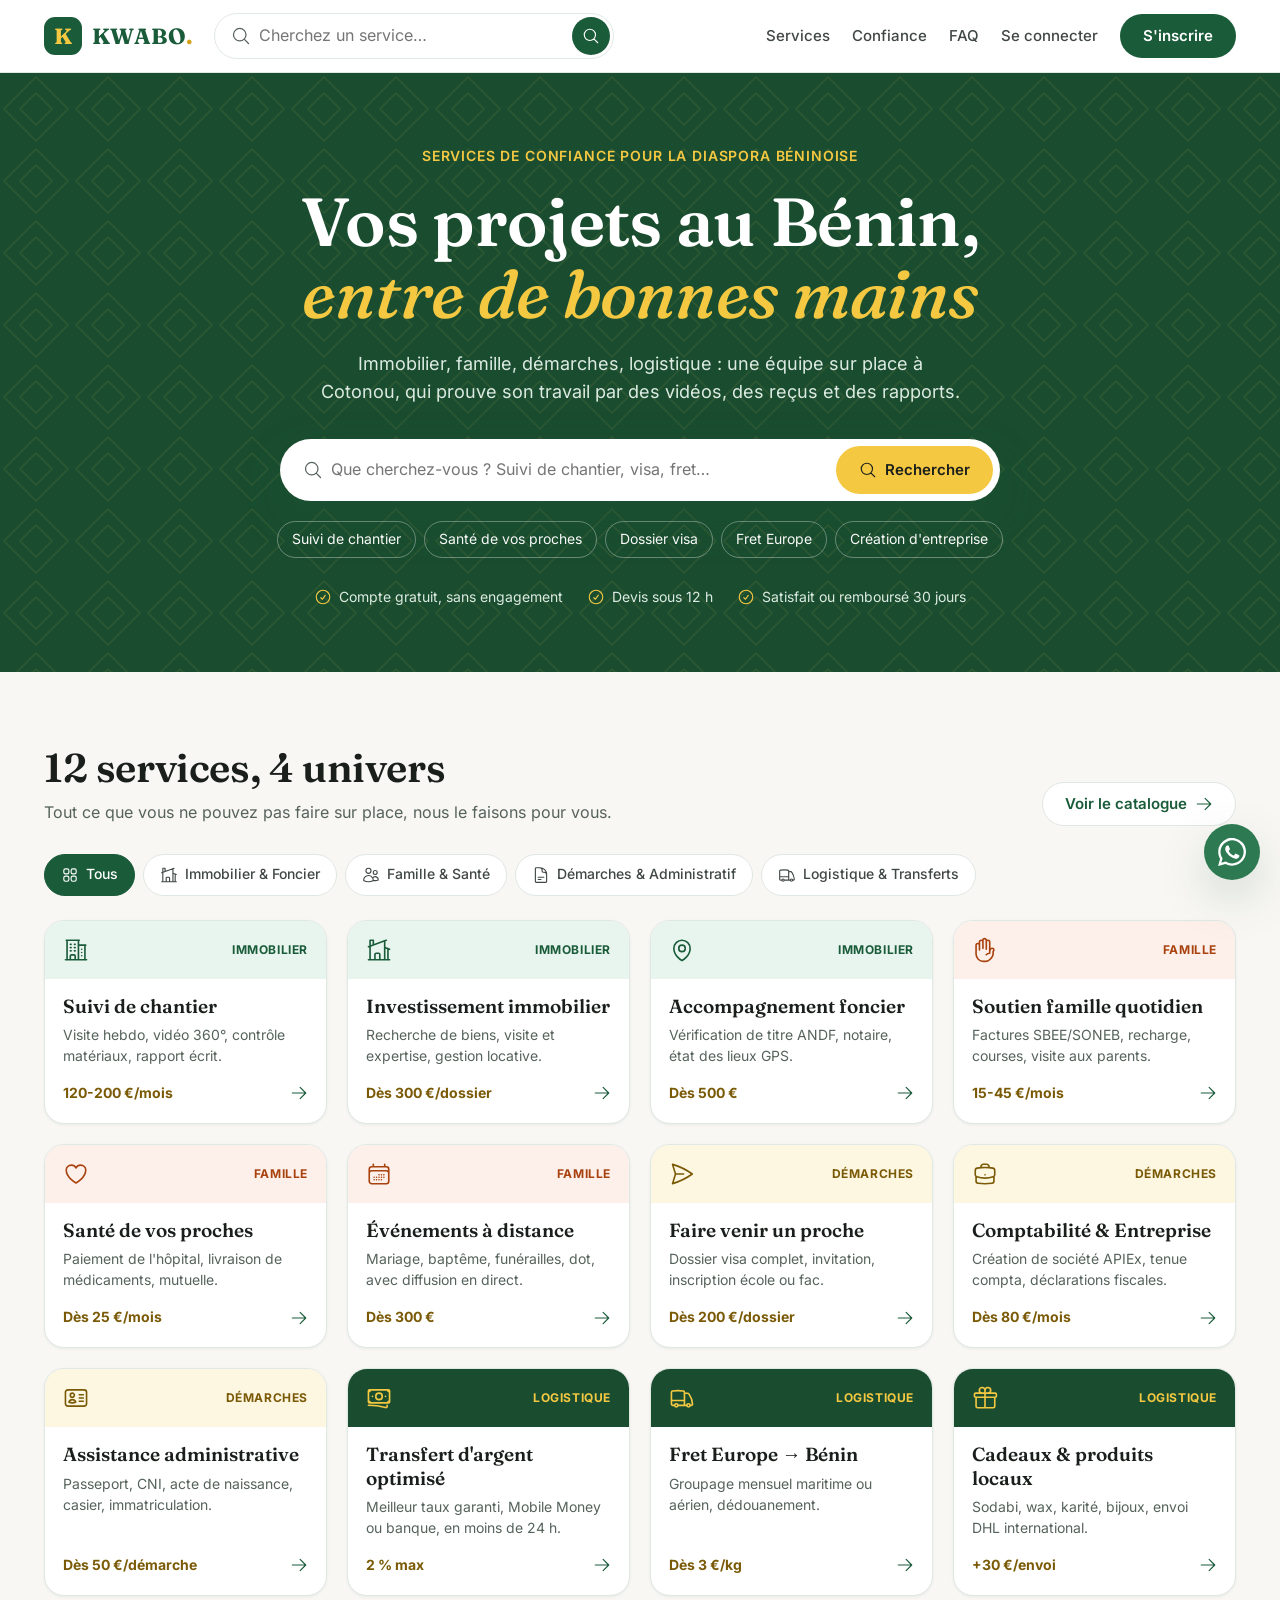
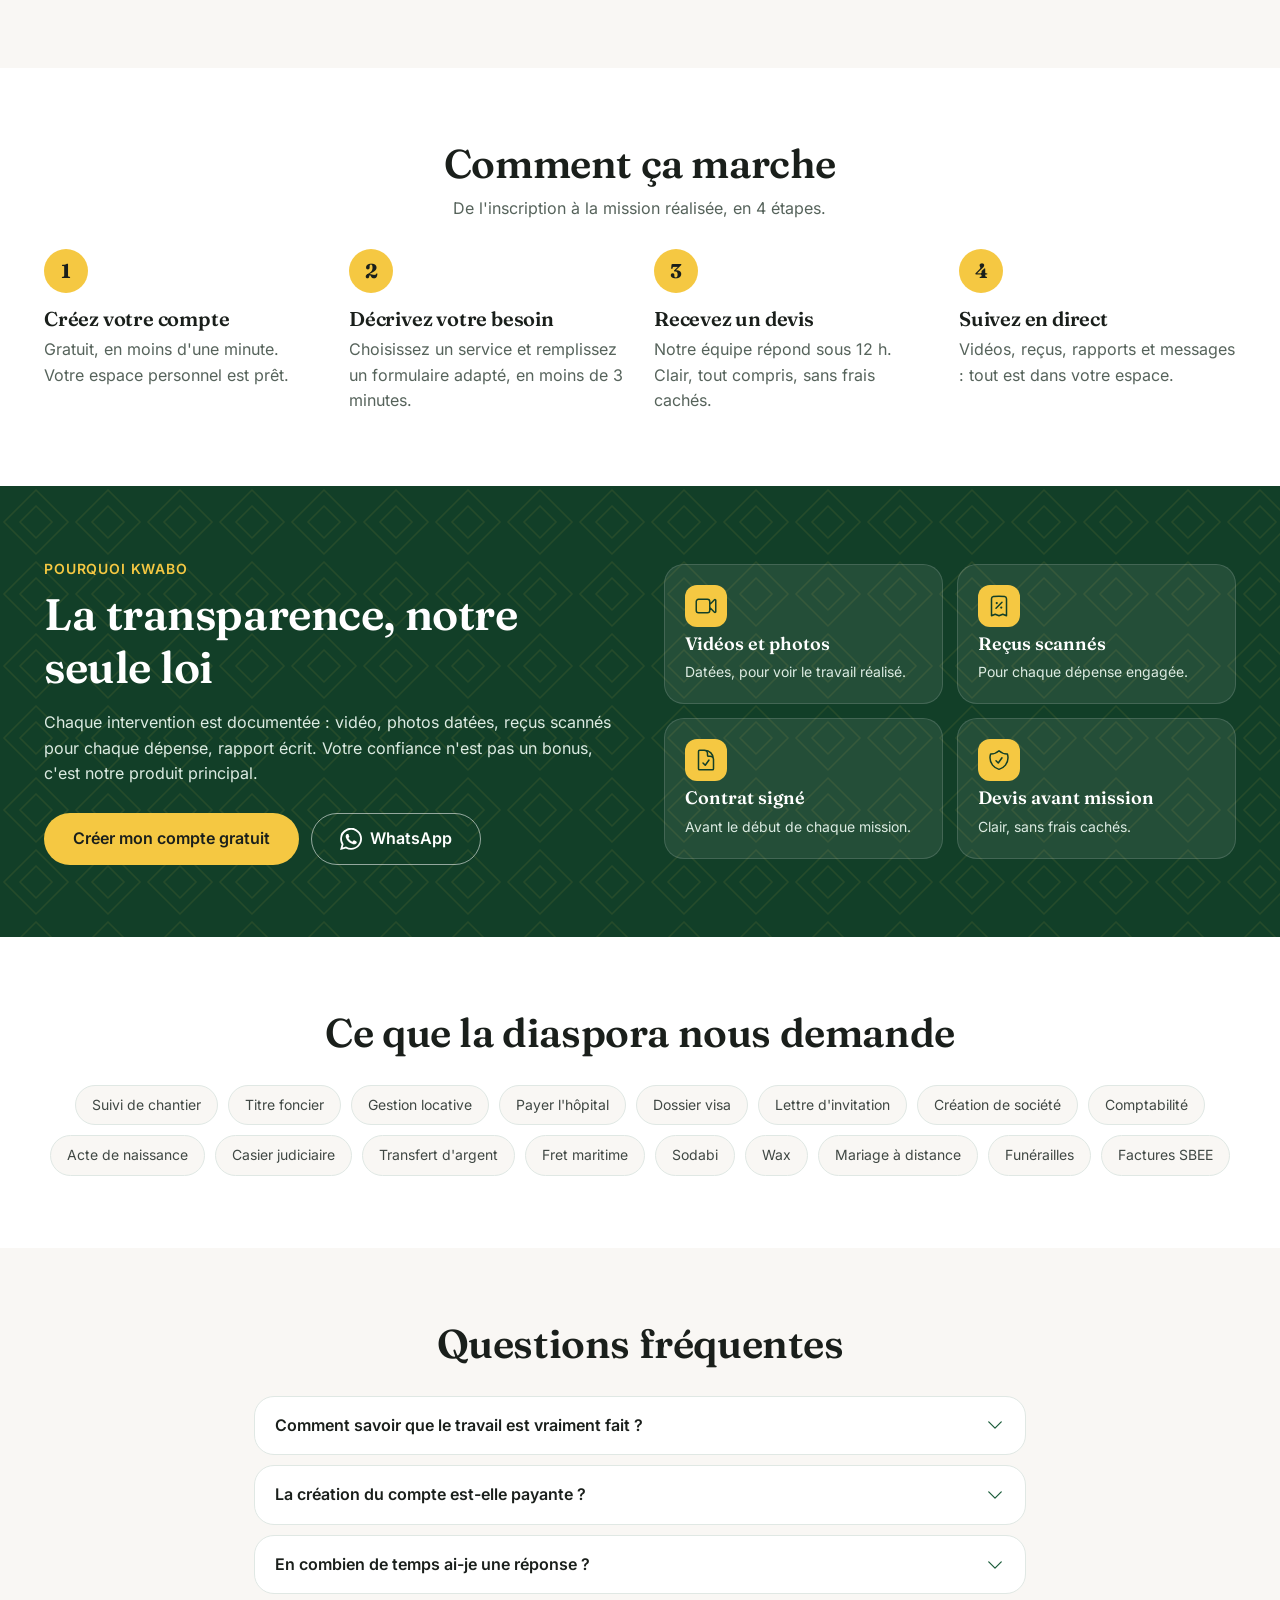
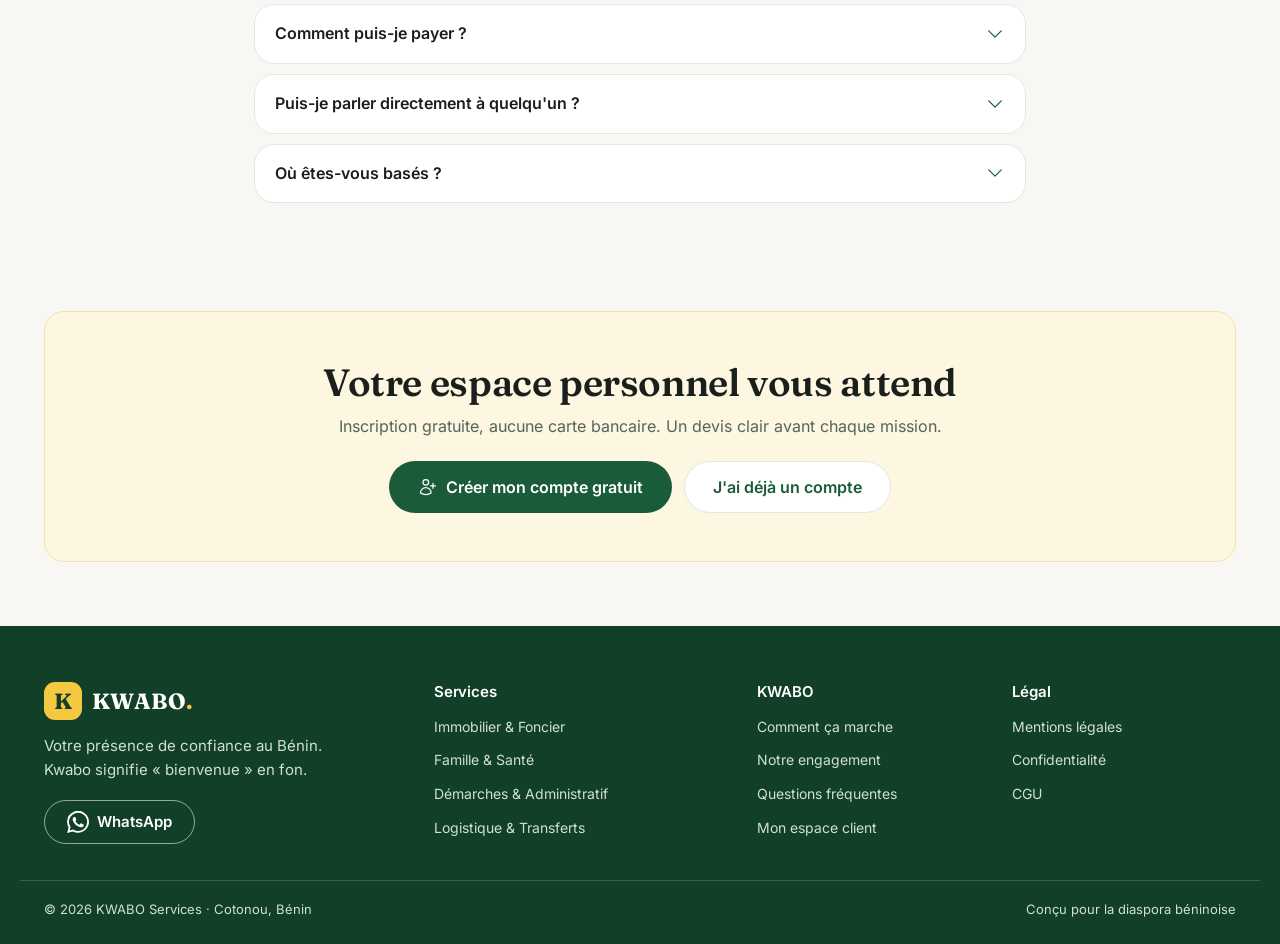
<file: index.html>
<!doctype html>
<html lang="fr">
<head>
    <meta charset="utf-8">
    <meta name="viewport" content="width=device-width, initial-scale=1">
    <title>KWABO · Services de confiance pour la diaspora béninoise</title>
    <meta name="description" content="Suivi de chantier, famille, démarches, fret : votre présence de confiance au Bénin, avec vidéos, reçus et rapports à l'appui.">
    <meta name="theme-color" content="#1A5C3A">
    <link rel="icon" href="assets/favicon.svg" type="image/svg+xml">
    <link rel="stylesheet" href="css/style.css">
</head>
<body>
    <a class="skip-link" href="#main">Aller au contenu</a>
    <div id="root"></div>

    <dialog id="dialog" aria-labelledby="dialog-heading">
        <button class="dialog-close" type="button" data-action="closeDialog" aria-label="Fermer"></button>
        <div id="dialog-body"></div>
    </dialog>
    <div id="toast" class="toast" role="status" aria-live="polite" hidden></div>

    <script src="js/icons.js"></script>
    <script src="js/data.js"></script>
    <script src="js/store.js"></script>
    <script src="js/ui.js"></script>
    <script src="js/site.js"></script>
    <script src="js/client.js"></script>
    <script src="js/admin.js"></script>
    <script src="js/app.js"></script>
</body>
</html>
</file>
<file: css/style.css>
/* KWABO : charte du cahier des charges. Vert #1A5C3A, or #D4A017, terracotta #C9561E, crème #F9F7F4. */
@font-face { font-family: 'Fraunces'; src: url('../assets/fonts/fraunces-latin-wght-normal.woff2') format('woff2'); font-weight: 100 900; font-style: normal; font-display: swap; }
@font-face { font-family: 'Fraunces'; src: url('../assets/fonts/fraunces-latin-wght-italic.woff2') format('woff2'); font-weight: 100 900; font-style: italic; font-display: swap; }
@font-face { font-family: 'Inter'; src: url('../assets/fonts/inter-latin-wght-normal.woff2') format('woff2'); font-weight: 100 900; font-style: normal; font-display: swap; }

:root {
    --green: #1a5c3a; --green-dark: #123f28; --green-hero: #1a4d30; --green-mid: #2d7a52; --green-pale: #e8f5ee;
    --gold: #d4a017; --gold-light: #f5c842; --gold-pale: #fdf6e0; --gold-text: #7a5a06;
    --terracotta: #c9561e; --terracotta-text: #a8420f; --terracotta-pale: #fdf0ea;
    --cream: #f9f7f4; --white: #fff; --text: #1a1f1b; --text-mid: #404844; --muted: #56635b; --border: #e0e8e4; --neutral-pale: #eef1ef;
    --r: 12px; --r-card: 20px; --r-pill: 100px;
    --shadow-sm: 0 1px 3px rgba(26, 92, 58, .08); --shadow: 0 8px 24px rgba(26, 92, 58, .10); --shadow-lg: 0 18px 48px rgba(26, 92, 58, .18);
    --display: 'Fraunces', Georgia, serif; --body: 'Inter', system-ui, sans-serif;
    --pattern: url("data:image/svg+xml,%3Csvg xmlns='http://www.w3.org/2000/svg' width='72' height='72' viewBox='0 0 72 72'%3E%3Cg fill='none' stroke='%23f5c842' stroke-opacity='.09' stroke-width='1.5'%3E%3Cpath d='M36 4 68 36 36 68 4 36Z'/%3E%3Cpath d='M36 20 52 36 36 52 20 36Z'/%3E%3C/g%3E%3C/svg%3E");
}

*, *::before, *::after { box-sizing: border-box; }
html { scroll-padding-top: 88px; -webkit-text-size-adjust: 100%; }
body { margin: 0; background: var(--cream); color: var(--text); font: 400 16px/1.6 var(--body); }
h1, h2, h3 { font-family: var(--display); line-height: 1.2; margin: 0; color: var(--text); font-weight: 600; letter-spacing: -.01em; }
p { margin: 0; }
ul, ol { margin: 0; padding: 0; list-style: none; }
a { color: var(--green); }
img, svg { display: block; }
small { font-size: 13px; }
button, input, select, textarea { font: inherit; color: inherit; }
button { cursor: pointer; }
[hidden] { display: none !important; }
main:focus { outline: none; }
:focus-visible { outline: 3px solid var(--terracotta); outline-offset: 2px; }
.icon { flex: none; }
.muted { color: var(--muted); }
.small { font-size: 14px; }
.spacer { height: 32px; }
.sr-only { position: absolute; width: 1px; height: 1px; padding: 0; margin: -1px; overflow: hidden; clip: rect(0, 0, 0, 0); white-space: nowrap; border: 0; }
.print-only { display: none; }
.skip-link { position: fixed; left: 16px; top: -60px; z-index: 100; background: var(--green); color: #fff; padding: 10px 18px; border-radius: var(--r); }
.skip-link:focus { top: 12px; }
.container { width: min(1240px, 100%); margin-inline: auto; padding-inline: 24px; }
.container-narrow { width: min(820px, 100%); }
.stack { display: grid; gap: 20px; align-content: start; min-width: 0; }

/* Boutons */
.btn { display: inline-flex; align-items: center; justify-content: center; gap: 8px; min-height: 44px; padding: 10px 22px; border: 1.5px solid transparent; border-radius: var(--r-pill); font-weight: 600; font-size: 15px; line-height: 1.2; text-decoration: none; background: none; color: var(--text); transition: background-color .15s, border-color .15s, color .15s, box-shadow .15s; white-space: nowrap; }
.btn:disabled { opacity: .5; cursor: not-allowed; }
.btn-primary { background: var(--green); color: #fff; }
.btn-primary:hover { background: var(--green-dark); }
.btn-gold { background: var(--gold-light); color: var(--text); }
.btn-gold:hover { background: var(--gold); }
.btn-ghost { background: #fff; border-color: var(--border); color: var(--green); }
.btn-ghost:hover:not(:disabled) { border-color: var(--green); background: var(--green-pale); }
.btn-danger { background: var(--terracotta-text); color: #fff; }
.btn-danger:hover { background: #8a3509; }
.btn-danger-ghost { background: #fff; border-color: #eccdbd; color: var(--terracotta-text); }
.btn-danger-ghost:hover { background: var(--terracotta-pale); border-color: var(--terracotta); }
.btn-outline-light { border-color: rgba(255, 255, 255, .55); color: #fff; }
.btn-outline-light:hover { background: rgba(255, 255, 255, .12); border-color: #fff; }
.btn-lg { min-height: 52px; padding: 14px 28px; font-size: 16px; }
.btn-sm { min-height: 38px; padding: 7px 16px; font-size: 14px; }
.btn-block { width: 100%; }
.btn-icon { width: 44px; min-width: 44px; padding: 0; }
.btn-row { display: flex; flex-wrap: wrap; gap: 12px; }
.btn-row-center { justify-content: center; }
.link-btn { display: inline-flex; align-items: center; gap: 6px; background: none; border: 0; padding: 8px 0; color: var(--green); text-decoration: underline; font-size: 14px; }
.icon-btn { position: relative; display: inline-grid; place-items: center; width: 44px; height: 44px; flex: none; border: 0; border-radius: var(--r); background: none; color: var(--text-mid); cursor: pointer; }
.icon-btn:hover { background: var(--green-pale); color: var(--green); }

/* Logo, avatars, pastilles */
.logo { display: inline-flex; align-items: center; gap: 10px; text-decoration: none; color: var(--green); }
.logo-mark { display: grid; place-items: center; width: 38px; height: 38px; border-radius: 11px; background: var(--green); color: var(--gold-light); font: 700 22px/1 var(--display); }
.logo-text { font: 700 22px/1 var(--display); letter-spacing: .02em; }
.logo-dot { color: var(--gold); }
.logo-light { color: #fff; }
.logo-light .logo-mark { background: var(--gold-light); color: var(--green-dark); }
.logo-light .logo-dot { color: var(--gold-light); }
.avatar { display: grid; place-items: center; width: 42px; height: 42px; flex: none; border-radius: 50%; background: var(--gold-pale); color: var(--gold-text); font-weight: 700; font-size: 15px; }
.avatar-sm { width: 34px; height: 34px; font-size: 13px; }
.badge { display: inline-flex; align-items: center; gap: 5px; padding: 4px 10px; border-radius: var(--r-pill); font-size: 13px; font-weight: 600; line-height: 1.3; white-space: nowrap; }
.badge-gold { background: var(--gold-pale); color: var(--gold-text); }
.badge-green { background: var(--green-pale); color: var(--green); }
.badge-neutral { background: var(--neutral-pale); color: var(--text-mid); }
.badge-red { background: var(--terracotta-pale); color: var(--terracotta-text); }
.tile { display: inline-grid; place-items: center; width: 44px; height: 44px; flex: none; border-radius: var(--r); background: var(--green-pale); color: var(--green); }
.tile-sm { width: 36px; height: 36px; border-radius: 10px; }
.tile-lg { width: 64px; height: 64px; border-radius: 18px; }
.tile-success { background: var(--green-pale); color: var(--green); }
.count { display: inline-grid; place-items: center; min-width: 22px; height: 22px; padding: 0 6px; border-radius: var(--r-pill); background: var(--gold-light); color: var(--text); font-size: 12px; font-weight: 700; margin-left: auto; }
.count-gold { margin-left: 0; }
.dot-count { position: absolute; top: 4px; right: 4px; display: grid; place-items: center; min-width: 18px; height: 18px; padding: 0 4px; border-radius: var(--r-pill); background: var(--terracotta-text); color: #fff; font-size: 11px; font-weight: 700; }

/* Univers : une couleur de la charte par univers */
.cat-immobilier { background: var(--green-pale); color: var(--green); }
.cat-famille { background: var(--terracotta-pale); color: var(--terracotta-text); }
.cat-demarches { background: var(--gold-pale); color: var(--gold-text); }
.cat-logistique { background: var(--green-hero); color: var(--gold-light); }

/* Formulaires */
.field { display: grid; gap: 6px; margin-bottom: 16px; min-width: 0; align-content: start; }
.field label { font-weight: 600; font-size: 14px; }
.optional { color: var(--muted); font-weight: 400; }
input:not([type="checkbox"], [type="radio"], [type="file"]), select, textarea { width: 100%; min-height: 46px; padding: 10px 14px; border: 1.5px solid #c9d4ce; border-radius: var(--r); background: #fff; }
input[readonly] { background: var(--neutral-pale); color: var(--text-mid); }
textarea { resize: vertical; line-height: 1.5; }
input[type="file"] { width: 100%; padding: 8px; border: 1.5px dashed #c9d4ce; border-radius: var(--r); background: #fff; font-size: 14px; }
input:focus-visible, select:focus-visible, textarea:focus-visible { outline: 2px solid var(--green); outline-offset: 0; border-color: var(--green); }
[aria-invalid="true"] { border-color: var(--terracotta-text) !important; }
.hint { color: var(--muted); font-size: 13px; }
.error { color: var(--terracotta-text); font-size: 13px; font-weight: 600; }
.form-error { background: var(--terracotta-pale); color: var(--terracotta-text); font-weight: 600; font-size: 14px; padding: 10px 14px; border-radius: var(--r); margin-bottom: 16px; }
.form-grid { display: grid; grid-template-columns: 1fr 1fr; gap: 0 16px; }
.form-grid-phone { grid-template-columns: 112px 1fr; }
.form-grid-auto { grid-template-columns: repeat(auto-fit, minmax(240px, 1fr)); }
.form-section { margin: 12px 0 16px; padding-top: 20px; border-top: 1px solid var(--border); }
.form-card h2 { margin-bottom: 16px; }
.form-actions { display: flex; flex-wrap: wrap; justify-content: space-between; gap: 12px; margin-top: 8px; }
.form-row-between { display: flex; flex-wrap: wrap; justify-content: space-between; align-items: center; gap: 8px; margin-bottom: 18px; font-size: 14px; }
.check { display: inline-flex; align-items: center; gap: 8px; font-size: 14px; cursor: pointer; }
.check-top { align-items: flex-start; margin-bottom: 8px; }
.check input { width: 18px; height: 18px; flex: none; accent-color: var(--green); margin: 2px 0 0; }
#f-terms-error { margin-bottom: 12px; }
.input-with-button { position: relative; display: block; }
.input-with-button input { padding-right: 50px; }
.eye { position: absolute; top: 1px; right: 1px; display: grid; place-items: center; width: 44px; height: 44px; border: 0; background: none; color: var(--muted); border-radius: var(--r); }
.eye:hover { color: var(--green); }
.select-inline { width: auto; min-width: 180px; }

/* Recherche */
.search { position: relative; display: flex; align-items: center; gap: 8px; background: #fff; border: 1.5px solid var(--border); border-radius: var(--r-pill); padding: 3px 3px 3px 16px; }
.search > .icon { color: var(--muted); }
.search input { border: 0 !important; min-height: 38px !important; padding: 0 !important; background: none; min-width: 0; flex: 1; }
.search input:focus-visible { outline: none; }
.search:focus-within { border-color: var(--green); box-shadow: 0 0 0 2px var(--green); }
.search .btn-icon { width: 38px; min-width: 38px; min-height: 38px; }
.search-lg { padding: 6px 6px 6px 22px; box-shadow: var(--shadow-lg); border-color: transparent; }
.search-lg input { min-height: 48px !important; font-size: 16px; color: var(--text); }
.search-lg .btn { min-height: 48px; }
.search-results { position: absolute; z-index: 30; top: calc(100% + 8px); left: 0; right: 0; background: #fff; border-radius: var(--r-card); box-shadow: var(--shadow-lg); padding: 8px; text-align: left; border: 1px solid var(--border); }
.search-result { display: flex; align-items: center; gap: 12px; padding: 9px 10px; border-radius: var(--r); text-decoration: none; color: var(--text); }
.search-result:hover, .search-result:focus-visible { background: var(--green-pale); }
.search-result strong { display: block; font-size: 15px; line-height: 1.3; }
.search-result small { color: var(--muted); }
.search-empty { padding: 12px; color: var(--text-mid); font-size: 14px; }
.search-field { position: relative; flex: 1; min-width: min(280px, 100%); }
.search-field > .icon { position: absolute; left: 14px; top: 14px; color: var(--muted); pointer-events: none; }
.search-field input { padding-left: 40px !important; }

/* En-tête du site */
.site-header { position: sticky; top: 0; z-index: 40; background: rgba(255, 255, 255, .97); border-bottom: 1px solid var(--border); }
.site-header-inner { display: flex; align-items: center; gap: 20px; height: 72px; }
.site-header-search { flex: 1; max-width: 400px; }
.site-nav { display: flex; align-items: center; gap: 22px; margin-left: auto; }
.site-nav > a:not(.btn, .user-pill) { color: var(--text-mid); text-decoration: none; font-weight: 500; font-size: 15px; white-space: nowrap; }
.site-nav > a:not(.btn, .user-pill):hover { color: var(--green); }
.user-pill { display: inline-flex; align-items: center; gap: 8px; text-decoration: none; font-weight: 600; font-size: 15px; white-space: nowrap; }
.menu-toggle { display: none; margin-left: auto; width: 44px; height: 44px; border: 0; background: none; place-items: center; color: var(--green); }

/* Accueil */
.hero { background: var(--green-hero) var(--pattern); color: #fff; }
.hero-inner { display: flex; flex-direction: column; align-items: center; text-align: center; padding-block: 72px 64px; }
.hero-eyebrow { color: var(--gold-light); font-weight: 600; font-size: 14px; letter-spacing: .06em; text-transform: uppercase; margin-bottom: 18px; }
.hero h1 { color: #fff; font-size: clamp(38px, 6vw, 68px); line-height: 1.06; font-weight: 600; }
.hero h1 em { color: var(--gold-light); font-weight: 500; }
.hero-sub { max-width: 640px; margin-top: 20px; font-size: 18px; color: #dcebe2; }
.hero .search-lg { width: min(720px, 100%); margin-top: 32px; }
.hero-tags { display: flex; flex-wrap: wrap; justify-content: center; gap: 8px; margin-top: 20px; }
.hero-tags a { padding: 6px 14px; border: 1px solid rgba(255, 255, 255, .35); border-radius: var(--r-pill); color: #fff; text-decoration: none; font-size: 14px; }
.hero-tags a:hover { background: rgba(255, 255, 255, .14); }
.hero-checks { display: flex; flex-wrap: wrap; justify-content: center; gap: 8px 24px; margin-top: 28px; font-size: 14px; color: #dcebe2; }
.hero-checks li { display: inline-flex; align-items: center; gap: 7px; }
.hero-checks .icon { color: var(--gold-light); }
.section { padding-block: 72px; }
.section-tight { padding-block: 36px 64px; }
.section-white { background: #fff; }
.section-head { display: flex; flex-wrap: wrap; justify-content: space-between; align-items: end; gap: 16px; margin-bottom: 28px; }
.section-head-center { justify-content: center; text-align: center; }
.section-head h2 { font-size: clamp(28px, 4vw, 40px); }
.section-head p { margin-top: 8px; }
.chips { display: flex; flex-wrap: wrap; gap: 8px; margin-bottom: 24px; }
.chip { display: inline-flex; align-items: center; gap: 7px; min-height: 42px; padding: 8px 16px; border: 1.5px solid var(--border); border-radius: var(--r-pill); background: #fff; color: var(--text-mid); font-weight: 500; font-size: 14px; }
.chip:hover { border-color: var(--green); color: var(--green); }
.chip[aria-pressed="true"] { background: var(--green); border-color: var(--green); color: #fff; }
.chip-count { font-size: 12px; opacity: .8; }
.service-grid { display: grid; grid-template-columns: repeat(auto-fill, minmax(270px, 1fr)); gap: 20px; }
.service-card { display: flex; flex-direction: column; background: #fff; border-radius: var(--r-card); box-shadow: var(--shadow-sm); border: 1px solid var(--border); text-decoration: none; color: var(--text); overflow: hidden; transition: transform .15s, box-shadow .15s; }
.service-card:hover { transform: translateY(-3px); box-shadow: var(--shadow); }
.service-card-top { display: flex; align-items: center; justify-content: space-between; padding: 16px 18px; }
.service-card-cat { font-size: 12px; font-weight: 700; letter-spacing: .05em; text-transform: uppercase; }
.service-card-body { display: flex; flex-direction: column; gap: 6px; padding: 16px 18px 18px; flex: 1; }
.service-card-body strong { font: 600 19px/1.25 var(--display); }
.service-card-body .muted { font-size: 14px; line-height: 1.5; flex: 1; }
.service-card-foot { display: flex; align-items: center; justify-content: space-between; margin-top: 10px; color: var(--green); }
.price { color: var(--gold-text); font-weight: 700; font-size: 14px; }
.steps { display: grid; grid-template-columns: repeat(4, 1fr); gap: 28px; counter-reset: none; }
.steps li { position: relative; }
.steps h3 { margin: 14px 0 6px; font-size: 20px; }
.step-num { display: grid; place-items: center; width: 44px; height: 44px; border-radius: 50%; background: var(--gold-light); color: var(--text); font: 700 20px/1 var(--display); }
.trust-section { background: var(--green-dark) var(--pattern); color: #dcebe2; }
.trust-grid { display: grid; grid-template-columns: 1fr 1fr; gap: 48px; align-items: center; }
.trust-section h2 { color: #fff; font-size: clamp(30px, 4vw, 44px); margin: 8px 0 16px; }
.eyebrow-gold { color: var(--gold-light); font-weight: 600; font-size: 14px; letter-spacing: .06em; text-transform: uppercase; }
.trust-section .btn-row { margin-top: 26px; }
.trust-cards { display: grid; grid-template-columns: 1fr 1fr; gap: 14px; }
.trust-cards li { display: grid; gap: 6px; padding: 20px; background: rgba(255, 255, 255, .08); border: 1px solid rgba(255, 255, 255, .14); border-radius: var(--r-card); }
.trust-cards strong { color: #fff; font: 600 18px/1.25 var(--display); }
.trust-cards li > span:last-child { font-size: 14px; }
.trust-card-icon { display: inline-grid; place-items: center; width: 42px; height: 42px; flex: none; border-radius: var(--r); background: var(--gold-light); color: var(--green-dark); }
.trust-strip { display: grid; grid-template-columns: repeat(auto-fit, minmax(220px, 1fr)); gap: 14px; }
.trust-strip li { display: flex; gap: 12px; align-items: center; padding: 14px; background: #fff; border: 1px solid var(--border); border-radius: var(--r-card); }
.trust-strip strong, .trust-strip small { display: block; }
.trust-strip strong { font-size: 14px; line-height: 1.3; }
.trust-strip small { color: var(--muted); line-height: 1.35; }
.tag-cloud { display: flex; flex-wrap: wrap; justify-content: center; gap: 10px; }
.tag-cloud a { padding: 8px 16px; border-radius: var(--r-pill); background: var(--cream); color: var(--text-mid); text-decoration: none; font-size: 14px; border: 1px solid var(--border); }
.tag-cloud a:hover { background: var(--green-pale); color: var(--green); border-color: var(--green); }
.faq { display: grid; gap: 10px; }
.faq details { background: #fff; border: 1px solid var(--border); border-radius: var(--r-card); }
.faq summary { display: flex; justify-content: space-between; align-items: center; gap: 12px; padding: 16px 20px; font-weight: 600; cursor: pointer; list-style: none; }
.faq summary::-webkit-details-marker { display: none; }
.faq summary .icon { color: var(--green); transition: transform .15s; }
.faq details[open] summary .icon { transform: rotate(180deg); }
.faq p { padding: 0 20px 18px; color: var(--text-mid); }
.cta-box { text-align: center; background: var(--gold-pale); border: 1px solid #f1e3ae; border-radius: var(--r-card); padding: 48px 24px; }
.cta-box h2 { font-size: clamp(26px, 4vw, 38px); margin-bottom: 8px; }
.cta-box .btn-row { margin-top: 22px; }

/* Pages intérieures du site */
.page-banner { background: var(--green-hero) var(--pattern); color: #dcebe2; padding-block: 44px; }
.page-banner h1 { color: #fff; font-size: clamp(32px, 5vw, 48px); }
.page-banner p { margin-top: 8px; font-size: 17px; max-width: 680px; }
.page-banner .breadcrumb { color: var(--gold-light); }
.cat-banner.cat-immobilier, .cat-banner.cat-famille, .cat-banner.cat-demarches, .cat-banner.cat-logistique { background: var(--green-hero) var(--pattern); color: #dcebe2; }
.breadcrumb { display: inline-flex; align-items: center; gap: 6px; margin-bottom: 14px; font-size: 14px; font-weight: 500; text-decoration: none; }
.breadcrumb:hover { text-decoration: underline; }
.toolbar { display: flex; flex-wrap: wrap; gap: 12px; align-items: center; margin-bottom: 16px; }
.field-inline { flex: 1; min-width: min(280px, 100%); max-width: 520px; }
.result-count { font-size: 14px; margin-bottom: 14px; }
.detail-grid { display: grid; grid-template-columns: minmax(0, 1fr) 360px; gap: 20px; align-items: start; }
.detail-grid > div:first-child > .card + .card { margin-top: 20px; }
.detail-grid > div:first-child > .trust-strip { margin-top: 20px; }
.detail-grid > div.stack > * + * { margin-top: 0 !important; }
.card { background: #fff; border: 1px solid var(--border); border-radius: var(--r-card); box-shadow: var(--shadow-sm); padding: 22px; min-width: 0; }
.card h2 { font-size: 20px; margin-bottom: 12px; }
.card h3 { font-size: 16px; margin: 16px 0 8px; }
.card-head { display: flex; justify-content: space-between; align-items: center; gap: 12px; margin-bottom: 12px; }
.card-head h2 { margin: 0; }
.card-head > a { font-size: 14px; font-weight: 600; white-space: nowrap; }
.card-soft { background: var(--green-pale); border-color: #d2e8db; box-shadow: none; }
.card-soft h2 { display: flex; align-items: center; gap: 8px; }
.card-soft .muted { color: var(--text-mid); }
.card-lead { font-weight: 600; margin-bottom: 14px; }
.card-link { display: flex; align-items: center; gap: 12px; text-decoration: none; color: var(--green); }
.card-link strong, .card-link small { display: block; }
.card-link small { color: var(--muted); }
.check-list { display: grid; gap: 10px; }
.check-list li { display: flex; gap: 10px; align-items: flex-start; }
.check-list .icon { color: var(--green); margin-top: 2px; }
.mini-steps { counter-reset: mini; display: grid; gap: 10px; }
.mini-steps li { counter-increment: mini; display: flex; gap: 10px; align-items: baseline; }
.mini-steps li::before { content: counter(mini); display: inline-grid; place-items: center; flex: none; width: 24px; height: 24px; border-radius: 50%; background: var(--green-pale); color: var(--green); font-weight: 700; font-size: 13px; }
.price-card { position: sticky; top: 92px; display: grid; gap: 10px; }
.price-big { font: 600 30px/1.15 var(--display); color: var(--green); }
.legal h2 { margin-top: 22px; margin-bottom: 6px; font-size: 19px; }
.notice { display: flex; gap: 10px; align-items: flex-start; padding: 12px 14px; border-radius: var(--r); background: var(--gold-pale); color: var(--gold-text); font-size: 14px; margin-bottom: 16px; }
.notice .icon { margin-top: 1px; }
.notice-red { background: var(--terracotta-pale); color: var(--terracotta-text); margin: 0; }
.empty { display: grid; justify-items: center; gap: 8px; padding: 36px 16px; text-align: center; }
.empty h3 { font-size: 20px; margin-top: 6px; }
.empty .btn { margin-top: 10px; }
.pagination { display: flex; flex-wrap: wrap; justify-content: space-between; align-items: center; gap: 10px; margin-top: 16px; padding-top: 14px; border-top: 1px solid var(--border); }
.pagination .muted { font-size: 14px; }

/* Pied de page et WhatsApp */
.site-footer { background: var(--green-dark); color: #cfe0d6; padding-block: 56px 24px; }
.footer-grid { display: grid; grid-template-columns: 1.6fr 1.3fr 1fr 1fr; gap: 32px; }
.footer-brand p { margin: 14px 0 18px; max-width: 320px; font-size: 15px; }
.site-footer h3 { color: #fff; font: 600 15px/1.3 var(--body); margin-bottom: 12px; }
.site-footer ul { display: grid; gap: 8px; }
.site-footer ul a { color: #cfe0d6; text-decoration: none; font-size: 14px; }
.site-footer ul a:hover { color: #fff; text-decoration: underline; }
.footer-bottom { display: flex; flex-wrap: wrap; justify-content: space-between; gap: 8px; margin-top: 36px; padding-top: 18px; border-top: 1px solid rgba(255, 255, 255, .16); font-size: 13px; }
.site-footer :focus-visible, .hero :focus-visible, .trust-section :focus-visible, .page-banner :focus-visible, .sidebar :focus-visible, .welcome :focus-visible, .auth-aside :focus-visible { outline-color: var(--gold-light); }
.wa-float { position: fixed; right: 20px; bottom: 20px; z-index: 35; display: grid; place-items: center; width: 56px; height: 56px; border-radius: 50%; background: var(--green-mid); color: #fff; box-shadow: var(--shadow-lg); }
.wa-float:hover { background: var(--green); }
.wa-float .icon { width: 28px; height: 28px; }

/* Connexion */
.auth { display: grid; grid-template-columns: minmax(380px, 1fr) minmax(0, 1.15fr); min-height: 100vh; }
.auth-aside { display: flex; flex-direction: column; justify-content: space-between; gap: 32px; padding: 40px 48px; background: var(--green-hero) var(--pattern); color: #dcebe2; }
.auth-aside h2 { color: #fff; font-size: clamp(30px, 3.4vw, 44px); margin-bottom: 28px; }
.auth-aside h2 em { color: var(--gold-light); font-weight: 500; }
.auth-points { display: grid; gap: 16px; }
.auth-points li { display: flex; gap: 14px; align-items: center; }
.auth-points strong, .auth-points small { display: block; }
.auth-points strong { color: #fff; }
.auth-points small { font-size: 14px; }
.auth-foot { font-size: 14px; font-style: italic; font-family: var(--display); color: var(--gold-light); }
.auth-main { display: flex; flex-direction: column; align-items: center; justify-content: center; padding: 32px 20px; }
.auth-mobile-logo { display: none; margin-bottom: 20px; }
.auth-card { width: min(460px, 100%); background: #fff; border: 1px solid var(--border); border-radius: var(--r-card); box-shadow: var(--shadow); padding: 32px; }
.auth-card h1 { font-size: 32px; margin-bottom: 6px; }
.auth-card .tile-lg { margin-bottom: 14px; }
.auth-card > .muted { margin-bottom: 22px; }
.auth-card > .notice { margin-top: 12px; }
.auth-switch { text-align: center; margin-top: 18px; font-size: 14px; }
.auth-legal { margin-top: 20px; font-size: 13px; color: var(--muted); }
.demo-accounts { margin-top: 20px; padding: 14px; border-radius: var(--r); background: var(--gold-pale); text-align: center; }
.demo-accounts > p { font-size: 13px; font-weight: 600; color: var(--gold-text); margin-bottom: 10px; }
.demo-accounts > div { display: flex; flex-wrap: wrap; justify-content: center; gap: 8px; }

/* Espaces connectés */
.app { display: grid; grid-template-columns: 264px minmax(0, 1fr); min-height: 100vh; }
.sidebar { position: sticky; top: 0; height: 100vh; display: flex; flex-direction: column; gap: 18px; padding: 20px 14px; background: var(--green-dark) var(--pattern); color: #dcebe2; overflow-y: auto; }
.sidebar-top { display: flex; justify-content: space-between; align-items: center; padding: 4px 8px; }
.sidebar-close { display: none; width: 44px; height: 44px; border: 0; background: none; color: #fff; place-items: center; }
.side-nav { display: grid; gap: 3px; align-content: start; flex: 1; }
.side-link { display: flex; align-items: center; gap: 12px; width: 100%; min-height: 44px; padding: 9px 12px; border: 0; background: none; border-radius: var(--r); color: #dcebe2; text-decoration: none; font-size: 15px; font-weight: 500; text-align: left; }
.side-link:hover { background: rgba(255, 255, 255, .1); color: #fff; }
.side-link[aria-current="page"] { background: var(--gold-light); color: var(--green-dark); font-weight: 600; }
.side-link[aria-current="page"] .count { background: var(--green-dark); color: #fff; }
.sidebar-foot { display: grid; gap: 8px; padding-top: 14px; border-top: 1px solid rgba(255, 255, 255, .16); }
.side-whatsapp { display: flex; align-items: center; gap: 10px; padding: 9px 12px; border-radius: var(--r); background: rgba(255, 255, 255, .1); color: #fff; text-decoration: none; font-weight: 600; font-size: 15px; }
.side-whatsapp:hover { background: rgba(255, 255, 255, .18); }
.side-user { display: flex; align-items: center; gap: 10px; padding: 6px 8px; min-width: 0; }
.side-user > span:last-child { min-width: 0; }
.side-user strong, .side-user small { display: block; overflow: hidden; text-overflow: ellipsis; white-space: nowrap; }
.side-user strong { color: #fff; font-size: 14px; line-height: 1.3; }
.side-user small { font-size: 12px; }
.side-legal { padding: 0 12px; font-size: 12px; }
.side-legal a { color: #dcebe2; }
.sidebar-overlay { display: none; }
.card > .muted + .btn, .card > .muted + .btn-row { margin-top: 14px; }
.card > .tile { margin-bottom: 12px; }
.card > .price { margin-bottom: 14px; }
.table td[data-label="Facture"], .table td[data-label="Date"] { white-space: nowrap; }
.app-main { min-width: 0; display: flex; flex-direction: column; }
.topbar { position: sticky; top: 0; z-index: 20; display: flex; align-items: center; gap: 12px; min-height: 72px; padding: 10px 28px; background: rgba(249, 247, 244, .97); border-bottom: 1px solid var(--border); }
.topbar-title { min-width: 0; flex: 1; }
.topbar h1 { font-size: 26px; overflow: hidden; text-overflow: ellipsis; white-space: nowrap; }
.topbar p { color: var(--muted); font-size: 14px; line-height: 1.3; overflow: hidden; text-overflow: ellipsis; white-space: nowrap; }
.topbar-actions { display: flex; align-items: center; gap: 8px; flex: none; }
.menu-btn { display: none; }
.app-content { padding: 24px 28px 48px; display: grid; gap: 20px; align-content: start; min-width: 0; }
.app-content > .breadcrumb { margin-bottom: -6px; }
.app-content > .chips, .app-content > .toolbar { margin-bottom: 0; }
.tabbar { display: none; }
.welcome { display: flex; flex-wrap: wrap; align-items: center; justify-content: space-between; gap: 18px; padding: 26px 28px; border-radius: var(--r-card); background: var(--green-hero) var(--pattern); color: #dcebe2; }
.welcome h2 { color: #fff; font-size: 30px; margin-bottom: 4px; }
.welcome .referral-code { color: var(--gold-light); font: 600 34px/1.2 var(--display); letter-spacing: .03em; }
.stats { display: grid; grid-template-columns: repeat(4, 1fr); gap: 14px; }
.stats-3 { grid-template-columns: repeat(3, 1fr); }
.stat { display: grid; grid-template-columns: auto 1fr; align-items: center; column-gap: 12px; padding: 16px 18px; background: #fff; border: 1px solid var(--border); border-radius: var(--r-card); box-shadow: var(--shadow-sm); }
.stat strong { font: 600 28px/1.15 var(--display); text-align: right; white-space: nowrap; }
.stat > span:last-child { grid-column: 1 / -1; margin-top: 8px; font-size: 14px; color: var(--muted); }
.stat-gold .tile { background: var(--gold-pale); color: var(--gold-text); }
.stat-neutral .tile { background: var(--neutral-pale); color: var(--text-mid); }
.alert { display: flex; align-items: center; gap: 14px; padding: 14px 18px; background: var(--gold-pale); border: 1px solid #f1e3ae; border-radius: var(--r-card); }
.alert p { flex: 1; font-size: 15px; min-width: 0; }
.alert small { color: var(--text-mid); }
.alert .tile { background: #fff; color: var(--gold-text); }
.dash-grid { display: grid; grid-template-columns: minmax(0, 1.6fr) minmax(0, 1fr); gap: 20px; align-items: start; }
.dash-grid-even { grid-template-columns: minmax(0, 1fr) minmax(0, 1fr); }
.section-in-app { min-width: 0; }
.section-in-app h2 { font-size: 20px; }
.service-grid-compact { grid-template-columns: repeat(auto-fill, minmax(220px, 1fr)); gap: 14px; }
.request-list { display: grid; }
.request-row { display: flex; align-items: center; gap: 14px; padding: 12px 8px; text-decoration: none; color: var(--text); border-bottom: 1px solid var(--border); }
.request-row:last-child { border-bottom: 0; }
.request-row:hover { background: var(--cream); }
.request-row-main { flex: 1; min-width: 0; }
.request-row-main strong { display: block; line-height: 1.35; }
.request-row-main small { color: var(--muted); }
.request-row-side { display: flex; align-items: center; flex-wrap: wrap; justify-content: flex-end; gap: 8px; color: var(--muted); }
.last-event { display: flex; gap: 7px; align-items: center; font-size: 14px; margin-top: 14px; }
.status-steps { display: flex; gap: 8px; }
.status-steps li { position: relative; flex: 1; display: flex; flex-direction: column; align-items: center; gap: 7px; font-size: 14px; color: var(--muted); text-align: center; }
.status-steps li:not(:first-child)::before { content: ''; position: absolute; top: 15px; right: 50%; width: calc(100% + 8px); height: 2px; background: var(--border); }
.status-steps li.is-done:not(:first-child)::before, .status-steps li.is-current:not(:first-child)::before { background: var(--green); }
.status-step-dot { position: relative; z-index: 1; display: grid; place-items: center; width: 32px; height: 32px; border-radius: 50%; background: var(--neutral-pale); color: var(--muted); }
.is-done .status-step-dot { background: var(--green); color: #fff; }
.is-current .status-step-dot { background: var(--gold-light); color: var(--text); box-shadow: 0 0 0 4px var(--gold-pale); }
.is-current, .is-done { color: var(--text); font-weight: 600; }
.status-steps .is-current, .status-steps .is-done { color: var(--text); }
.wizard { display: flex; flex-wrap: wrap; gap: 8px 24px; }
.wizard li { display: inline-flex; align-items: center; gap: 8px; color: var(--muted); font-size: 14px; }
.wizard li > span { display: grid; place-items: center; width: 28px; height: 28px; border-radius: 50%; background: var(--neutral-pale); font-weight: 700; font-size: 13px; }
.wizard .is-current > span { background: var(--gold-light); color: var(--text); }
.wizard .is-done > span { background: var(--green); color: #fff; }
.confirm-card { display: grid; justify-items: center; gap: 12px; text-align: center; padding: 40px 24px; }
.confirm-card h2 { font-size: 28px; margin: 0; }
.confirm-card .mini-steps { text-align: left; margin-block: 8px; }
.tracking { display: inline-flex; align-items: center; gap: 6px; padding: 6px 8px 6px 20px; border-radius: var(--r-pill); background: var(--gold-pale); font: 600 24px/1.2 var(--display); }
.info-list { display: grid; grid-template-columns: repeat(auto-fit, minmax(200px, 1fr)); gap: 12px 20px; margin: 0; }
.info-list dt { color: var(--muted); font-size: 13px; }
.info-list dd { margin: 0; font-weight: 500; overflow-wrap: anywhere; }
.timeline { display: grid; gap: 14px; border-left: 2px solid var(--border); margin-left: 5px; }
.timeline li { position: relative; padding-left: 18px; }
.timeline li::before { content: ''; position: absolute; left: -7px; top: 7px; width: 12px; height: 12px; border-radius: 50%; background: var(--green); border: 2px solid #fff; }
.timeline strong, .timeline small { display: block; }
.timeline strong { font-weight: 500; font-size: 15px; line-height: 1.35; }
.timeline small { color: var(--muted); }
.doc-list { display: grid; gap: 4px; }
.doc-list-grid { grid-template-columns: repeat(auto-fill, minmax(320px, 1fr)); gap: 4px 20px; }
.doc-item { display: flex; align-items: center; gap: 10px; padding: 6px 0; min-width: 0; }
.doc-item-main { flex: 1; min-width: 0; }
.doc-item-main strong, .doc-item-main small { display: block; overflow: hidden; text-overflow: ellipsis; white-space: nowrap; }
.doc-item-main strong { font-weight: 500; font-size: 15px; line-height: 1.35; }
.doc-item-main small { color: var(--muted); }
.doc-preview { display: grid; justify-items: center; gap: 8px; margin: 16px 0; padding: 36px 20px; background: var(--cream); border: 1.5px dashed #c9d4ce; border-radius: var(--r); text-align: center; color: var(--green); }
.doc-preview p { color: var(--text); }
.doc-preview .muted { color: var(--muted); }
.doc-form { margin-top: 12px; padding-top: 4px; border-top: 1px solid var(--border); }

/* Messagerie */
.thread { display: grid; gap: 12px; min-width: 0; }
.thread-messages { display: flex; flex-direction: column; gap: 10px; max-height: 420px; overflow-y: auto; padding: 14px; background: var(--cream); border-radius: var(--r); min-height: 120px; }
.thread-empty { margin: auto; text-align: center; font-size: 14px; }
.bubble { align-self: flex-start; max-width: min(78%, 520px); padding: 10px 14px; background: #fff; border: 1px solid var(--border); border-radius: 16px 16px 16px 4px; overflow-wrap: anywhere; }
.bubble-mine { align-self: flex-end; background: var(--green); border-color: var(--green); color: #fff; border-radius: 16px 16px 4px 16px; }
.bubble-author { display: block; font-size: 12px; font-weight: 700; color: var(--green); }
.bubble-mine .bubble-author { color: var(--gold-light); }
.bubble p { font-size: 15px; line-height: 1.45; }
.bubble time { display: block; margin-top: 4px; font-size: 12px; color: var(--muted); }
.bubble-mine time { color: #d5e6dc; }
.bubble-file { display: inline-flex; align-items: center; gap: 6px; margin-top: 6px; font-size: 14px; font-weight: 500; }
.attachment-name { font-size: 13px; color: var(--muted); margin-bottom: 6px; }
.thread-form-row { display: flex; align-items: flex-end; gap: 8px; }
.thread-form textarea { flex: 1; min-height: 44px; resize: none; }
.attach { cursor: pointer; }
.attach:focus-within { outline: 3px solid var(--terracotta); outline-offset: 2px; }
.messenger { display: grid; grid-template-columns: 320px minmax(0, 1fr); gap: 16px; align-items: start; }
.messenger-list { display: grid; gap: 4px; padding: 8px; background: #fff; border: 1px solid var(--border); border-radius: var(--r-card); }
.messenger-list a { display: flex; align-items: center; gap: 10px; padding: 10px; border-radius: var(--r); color: var(--text); text-decoration: none; min-width: 0; }
.messenger-list a:hover { background: var(--cream); }
.messenger-list a[aria-current] { background: var(--green-pale); }
.messenger-item { flex: 1; min-width: 0; }
.messenger-item strong, .messenger-item small { display: block; overflow: hidden; text-overflow: ellipsis; white-space: nowrap; }
.messenger-item strong { font-size: 14px; line-height: 1.35; }
.messenger-item small { color: var(--muted); }
.messenger-thread { padding: 16px; background: #fff; border: 1px solid var(--border); border-radius: var(--r-card); min-width: 0; }
.messenger-thread header { display: flex; align-items: center; gap: 10px; margin-bottom: 12px; }
.messenger-thread header > div { flex: 1; min-width: 0; }
.messenger-thread header a { color: var(--text); text-decoration: none; }
.messenger-thread header a:hover strong { text-decoration: underline; }
.messenger-thread header strong, .messenger-thread header small { display: block; line-height: 1.35; overflow: hidden; text-overflow: ellipsis; white-space: nowrap; }
.messenger-back { display: none; }

/* Notifications, paiements, profil */
.notif-list { display: grid; gap: 2px; }
.notif { display: flex; gap: 10px; padding: 10px 8px; border-radius: var(--r); color: var(--text); text-decoration: none; }
.notif:hover { background: var(--cream); }
.notif-dot { flex: none; width: 9px; height: 9px; margin-top: 7px; border-radius: 50%; background: transparent; }
.is-unread .notif-dot { background: var(--terracotta); }
.is-unread .notif-text { font-weight: 600; }
.notif-text { display: block; font-size: 14px; line-height: 1.4; }
.notif small { color: var(--muted); }
.table-wrap { overflow-x: auto; }
.table { width: 100%; border-collapse: collapse; font-size: 14px; }
.table th { padding: 8px 10px; text-align: left; color: var(--muted); font-size: 13px; font-weight: 600; border-bottom: 1px solid var(--border); white-space: nowrap; }
.table td { padding: 12px 10px; border-bottom: 1px solid var(--border); vertical-align: middle; }
.table tr:last-child td { border-bottom: 0; }
.td-action { text-align: right; }
.table-link { font-weight: 600; }
.method-list { display: grid; gap: 6px; }
.method-list li { display: flex; align-items: center; gap: 10px; }
.method-list span { flex: 1; font-size: 15px; }
.method-list > li > .icon { color: var(--green); }
.pay-options { display: grid; gap: 8px; border: 0; padding: 0; margin: 16px 0; }
.pay-option { display: flex; align-items: center; gap: 12px; padding: 10px 14px; border: 1.5px solid var(--border); border-radius: var(--r); cursor: pointer; }
.pay-option:has(input:checked) { border-color: var(--green); background: var(--green-pale); }
.pay-option input { width: 18px; height: 18px; accent-color: var(--green); }
.pay-option strong, .pay-option small { display: block; line-height: 1.35; }
.pay-option small { color: var(--muted); }
p.small { display: flex; gap: 8px; align-items: flex-start; }
.setting { display: flex; align-items: center; gap: 12px; padding: 10px 0; border-bottom: 1px solid var(--border); flex-wrap: wrap; }
.setting:last-child { border-bottom: 0; }
.setting > div { flex: 1; min-width: 160px; }
.setting strong, .setting small { display: block; line-height: 1.4; }
.setting small { color: var(--muted); }
.pref-list { display: grid; }
.switch { display: flex; justify-content: space-between; align-items: center; gap: 12px; padding: 9px 0; font-size: 15px; cursor: pointer; position: relative; }
.switch input { position: absolute; opacity: 0; right: 0; width: 44px; height: 24px; margin: 0; cursor: pointer; }
.switch-track { position: relative; flex: none; width: 44px; height: 24px; border-radius: var(--r-pill); background: #a9b6ae; transition: background-color .15s; }
.switch-track::after { content: ''; position: absolute; top: 3px; left: 3px; width: 18px; height: 18px; border-radius: 50%; background: #fff; transition: transform .15s; }
.switch input:checked + .switch-track { background: var(--green); }
.switch input:checked + .switch-track::after { transform: translateX(20px); }
.switch input:focus-visible + .switch-track { outline: 3px solid var(--terracotta); outline-offset: 2px; }
.referral-list { display: grid; gap: 10px; }
.referral-list li { display: flex; align-items: center; gap: 10px; }
.referral-list li > span:nth-child(2) { flex: 1; min-width: 0; }
.referral-list strong, .referral-list small { display: block; line-height: 1.35; }
.referral-list small { color: var(--muted); }
.stars { display: flex; gap: 2px; }
.star { display: grid; place-items: center; width: 44px; height: 44px; border: 0; background: none; color: #a9b6ae; border-radius: var(--r); }
.star.is-on { color: var(--gold); }
.star.is-on .icon { fill: var(--gold-light); }
.star:hover { color: var(--gold); }
.rating-readout { display: flex; align-items: center; gap: 8px; color: var(--gold-text); }

/* Back-office */
.bars { display: grid; gap: 12px; }
.bars li { display: grid; grid-template-columns: 90px 1fr 24px; align-items: center; gap: 10px; font-size: 14px; }
.bars-label { color: var(--text-mid); }
.bars-track { display: block; height: 10px; border-radius: 4px; background: var(--neutral-pale); }
.bars-fill { display: block; height: 100%; min-width: 0; border-radius: 4px; background: var(--green); }
.bars-value { text-align: right; font-weight: 600; }
.status-summary { display: grid; gap: 10px; }
.status-summary li { display: flex; justify-content: space-between; align-items: center; }
.client-mini { display: flex; align-items: center; gap: 10px; min-width: 0; }
.client-mini strong, .client-mini small { display: block; line-height: 1.35; }
.client-mini small { color: var(--muted); }
.contact-list { display: grid; gap: 8px; margin-top: 12px; font-size: 14px; }
.contact-list li { display: flex; align-items: center; gap: 8px; overflow-wrap: anywhere; }
.contact-list .icon { color: var(--green); }
.team-grid { display: grid; grid-template-columns: repeat(auto-fill, minmax(280px, 1fr)); gap: 16px; }
.team-load { margin-top: 12px; padding-top: 12px; border-top: 1px solid var(--border); font-size: 14px; }

/* Fenêtre et message éphémère */
dialog { width: min(460px, calc(100vw - 32px)); max-height: calc(100dvh - 32px); padding: 26px; border: 0; border-radius: var(--r-card); box-shadow: var(--shadow-lg); color: var(--text); overflow-y: auto; }
dialog.dialog-wide { width: min(640px, calc(100vw - 32px)); }
dialog::backdrop { background: rgba(18, 63, 40, .55); }
.dialog-close { position: absolute; top: 10px; right: 10px; display: grid; place-items: center; width: 44px; height: 44px; border: 0; border-radius: var(--r); background: none; color: var(--muted); }
.dialog-close:hover { background: var(--green-pale); color: var(--green); }
.dialog-title { font-size: 22px; margin-bottom: 8px; padding-right: 36px; overflow-wrap: anywhere; }
.dialog-actions { display: flex; flex-wrap: wrap; justify-content: flex-end; gap: 10px; margin-top: 20px; }
#dialog-body h3 { font-size: 17px; margin: 18px 0 6px; }
.invoice-head { display: flex; flex-wrap: wrap; justify-content: space-between; gap: 16px; margin-bottom: 20px; padding-right: 36px; }
.invoice-total { display: flex; justify-content: space-between; align-items: baseline; margin-top: 20px; padding-top: 14px; border-top: 2px solid var(--green); }
.invoice-total strong { font: 600 26px/1.2 var(--display); color: var(--green); }
.toast { position: fixed; left: 50%; bottom: 24px; transform: translateX(-50%); z-index: 2147483647; width: max-content; max-width: calc(100vw - 32px); padding: 12px 20px; border-radius: var(--r); background: var(--text); color: #fff; font-size: 15px; font-weight: 500; box-shadow: var(--shadow-lg); }

/* Tablette */
@media (max-width: 1100px) {
    .site-header-search { display: none; }
    .detail-grid { grid-template-columns: minmax(0, 1fr) 300px; }
    .dash-grid { grid-template-columns: minmax(0, 1fr); }
    .steps { grid-template-columns: 1fr 1fr; }
    .footer-grid { grid-template-columns: 1fr 1fr; }
}

/* En dessous de cette largeur, les tableaux ne tiennent plus à côté du menu : ils passent en cartes. */
@media (max-width: 1023px) {
    .table-cards thead { position: absolute; width: 1px; height: 1px; overflow: hidden; clip: rect(0, 0, 0, 0); }
    .table-cards, .table-cards tbody, .table-cards tr, .table-cards td { display: block; width: 100%; }
    .table-cards tr { padding: 10px 0; border-bottom: 1px solid var(--border); }
    .table-cards tr:last-child { border-bottom: 0; }
    .table-cards td { display: flex; justify-content: space-between; align-items: center; flex-wrap: wrap; gap: 4px 12px; padding: 5px 0; border: 0; text-align: right; }
    .table-cards td[data-label]::before { content: attr(data-label); color: var(--muted); font-size: 13px; text-align: left; }
    .td-action { justify-content: flex-end !important; }
}

@media (max-width: 900px) {
    .app { grid-template-columns: minmax(0, 1fr); padding-bottom: 68px; }
    .sidebar { position: fixed; z-index: 60; left: 0; top: 0; width: min(300px, 85vw); transform: translateX(-100%); transition: transform .2s; visibility: hidden; }
    .sidebar.open { transform: none; visibility: visible; }
    .sidebar.open ~ .sidebar-overlay { display: block; position: fixed; inset: 0; z-index: 55; background: rgba(18, 63, 40, .55); }
    .sidebar-close, .menu-btn { display: grid; }
    .topbar { padding: 8px 12px; min-height: 64px; }
    .topbar h1 { font-size: 21px; }
    .topbar-cta span { display: none; }
    .topbar-cta { width: 44px; min-height: 44px; padding: 0; }
    .app-content { padding: 16px 16px 32px; }
    .tabbar { position: fixed; z-index: 30; left: 0; right: 0; bottom: 0; display: grid; grid-template-columns: repeat(5, 1fr); background: #fff; border-top: 1px solid var(--border); padding: 4px 4px calc(4px + env(safe-area-inset-bottom)); }
    .tabbar a { position: relative; display: grid; justify-items: center; gap: 1px; padding: 6px 2px; border-radius: var(--r); color: var(--muted); text-decoration: none; font-size: 11px; font-weight: 500; }
    .tabbar a[aria-current="page"] { color: var(--green); background: var(--green-pale); font-weight: 700; }
    .tabbar .tab-primary .icon { background: var(--gold-light); color: var(--text); border-radius: 50%; padding: 3px; width: 26px; height: 26px; }
    .tabbar .dot-count { right: 18%; top: 2px; }
    .app ~ .wa-float { bottom: 84px; right: 14px; width: 50px; height: 50px; }
    .toast { bottom: 84px; }
    .detail-grid, .dash-grid-even { grid-template-columns: minmax(0, 1fr); }
    .price-card { position: static; }
    .messenger { grid-template-columns: minmax(0, 1fr); }
    .messenger.has-thread .messenger-list { display: none; }
    .messenger:not(.has-thread) .messenger-thread { display: none; }
    .messenger-back { display: inline-grid; }
    .auth { grid-template-columns: minmax(0, 1fr); }
    .auth-aside { display: none; }
    .auth-mobile-logo { display: block; }
    .trust-grid { grid-template-columns: minmax(0, 1fr); }
}

/* Téléphone */
@media (max-width: 720px) {
    .container { padding-inline: 16px; }
    .site-header-inner { height: 64px; }
    .menu-toggle { display: grid; }
    .site-nav { display: none; position: absolute; top: 100%; left: 0; right: 0; flex-direction: column; align-items: stretch; gap: 2px; padding: 12px 16px 16px; background: #fff; border-bottom: 1px solid var(--border); box-shadow: var(--shadow); }
    .site-nav.open { display: flex; }
    .site-nav > a:not(.btn, .user-pill) { padding: 10px 4px; }
    .site-nav .btn { margin-top: 6px; }
    .hero-inner { padding-block: 44px 40px; }
    .hero-sub { font-size: 16px; }
    .search-lg { padding-left: 16px; }
    .search-lg .btn span { display: none; }
    .search-lg .btn { width: 48px; padding: 0; }
    .section { padding-block: 48px; }
    .section-tight { padding-block: 24px 48px; }
    .steps { grid-template-columns: minmax(0, 1fr); gap: 20px; }
    .trust-cards { grid-template-columns: minmax(0, 1fr); }
    .footer-grid { grid-template-columns: minmax(0, 1fr); }
    .stats { grid-template-columns: 1fr 1fr; gap: 10px; }
    .stats-3 { grid-template-columns: 1fr 1fr; }
    .stats-3 .stat:first-child { grid-column: 1 / -1; }
    .welcome { padding: 20px; }
    .welcome .btn-lg { width: 100%; }
    .welcome h2 { font-size: 26px; }
    .alert { flex-wrap: wrap; }
    .alert p { flex-basis: calc(100% - 60px); }
    .alert .btn { width: 100%; }
    .request-row { flex-wrap: wrap; gap: 8px 12px; padding-inline: 0; }
    .request-row-main { flex-basis: calc(100% - 60px); }
    .request-row-side { width: 100%; justify-content: flex-start; padding-left: 56px; }
    .request-row-side > .icon { display: none; }
    .select-inline { flex: 1; min-width: 140px; }
    .toolbar .btn { width: 100%; }
    .card { padding: 18px; }
    .auth-card { padding: 24px 20px; }
    .doc-list-grid { grid-template-columns: minmax(0, 1fr); }
    .bubble { max-width: 88%; }
    .form-grid { grid-template-columns: minmax(0, 1fr); }
    .form-grid-phone { grid-template-columns: 104px minmax(0, 1fr); }
    .form-actions .btn { width: 100%; }
    .status-steps li { font-size: 13px; }
}

@media (prefers-reduced-motion: reduce) {
    *, *::before, *::after { transition: none !important; animation: none !important; scroll-behavior: auto !important; }
}

@media print {
    body { background: #fff; }
    .sidebar, .sidebar-overlay, .topbar-actions, .menu-btn, .tabbar, .wa-float, .toast, .no-print, .skip-link, .site-header, .site-footer { display: none !important; }
    .print-only { display: block; margin-bottom: 12px; }
    .app { display: block; }
    .topbar { position: static; }
    .card { box-shadow: none; }
    .request-row { break-inside: avoid; }
    body:has(dialog[open]) #root { display: none; }
    dialog[open] { position: static; box-shadow: none; width: 100%; max-height: none; }
    dialog::backdrop { display: none; }
    .dialog-close { display: none; }
}
</file>
